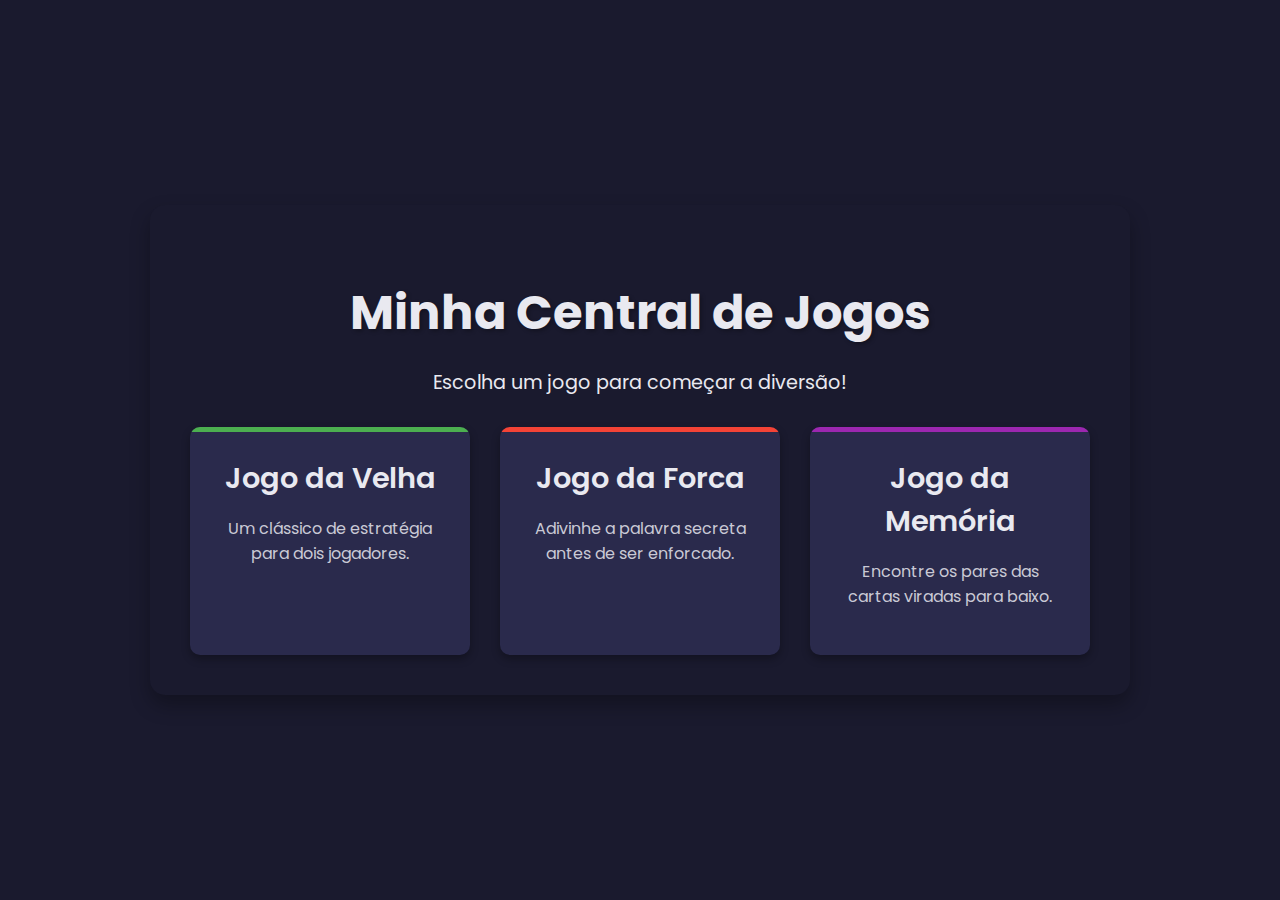
<file: index.html>
<!DOCTYPE html>
<html lang="pt-br">
<head>
    <meta charset="UTF-8">
    <meta name="viewport" content="width=device-width, initial-scale=1.0">
    <title>Minha Central de Jogos</title>
    <link rel="stylesheet" href="style.css">
    <link href="https://fonts.googleapis.com/css2?family=Poppins:wght@400;600;700&display=swap" rel="stylesheet">
</head>
<body>

    <div class="container">
        <header class="main-header">
            <h1>Minha Central de Jogos</h1>
            <p>Escolha um jogo para começar a diversão!</p>
        </header>

        <section class="game-list">
            <a href="jogo-da-velha.html" class="game-card game-velha">
                <h2 class="game-title">Jogo da Velha</h2>
                <p class="game-description">Um clássico de estratégia para dois jogadores.</p>
            </a>
            
            <a href="jogo-da-forca.html" class="game-card game-forca">
                <h2 class="game-title">Jogo da Forca</h2>
                <p class="game-description">Adivinhe a palavra secreta antes de ser enforcado.</p>
            </a>
            
            <a href="jogo-da-memoria.html" class="game-card game-memoria">
                <h2 class="game-title">Jogo da Memória</h2>
                <p class="game-description">Encontre os pares das cartas viradas para baixo.</p>
            </a>
        </section>
    </div>

</body>
</html>
</file>
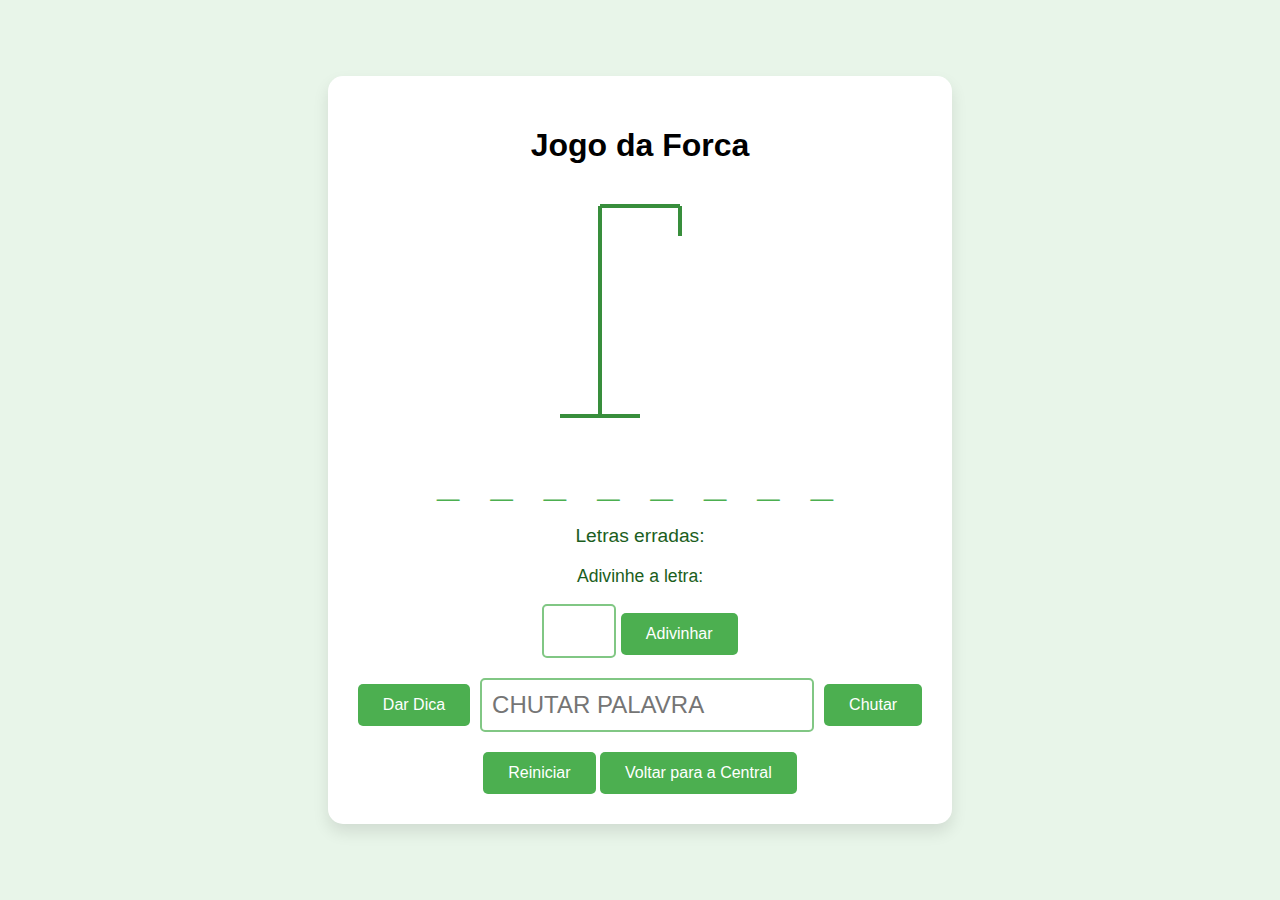
<file: jogo-da-forca.html>
<!DOCTYPE html>
<html lang="pt-br">
<head>
    <meta charset="UTF-8">
    <meta name="viewport" content="width=device-width, initial-scale=1.0">
    <title>Jogo da Forca</title>
    <link rel="stylesheet" href="jogo-da-forca.css">
</head>
<body>
    <div class="container">
        <h1>Jogo da Forca</h1>
        <div id="forca">
            <svg height="250" width="200" class="forca-svg">
                <line x1="60" y1="20" x2="140" y2="20" />
                <line x1="140" y1="20" x2="140" y2="50" />
                <line x1="60" y1="20" x2="60" y2="230" />
                <line x1="20" y1="230" x2="100" y2="230" />
            
                <circle id="cabeca" cx="140" cy="70" r="20" class="forca-parte"/>
                <line id="corpo" x1="140" y1="90" x2="140" y2="150" class="forca-parte"/>
                <line id="braco1" x1="140" y1="120" x2="120" y2="100" class="forca-parte"/>
                <line id="braco2" x1="140" y1="120" x2="160" y2="100" class="forca-parte"/>
                <line id="perna1" x1="140" y1="150" x2="120" y2="180" class="forca-parte"/>
                <line id="perna2" x1="140" y1="150" x2="160" y2="180" class="forca-parte"/>
            </svg>
        </div>

        <div id="palavra-container"></div>
        <div id="letras-erradas-container">
            <p>Letras erradas: <span id="letras-erradas"></span></p>
        </div>
        
        <p class="instrucao">Adivinhe a letra:</p>
        <input type="text" id="letra-input" maxlength="1" onkeypress="handleKeyPress(event)">
        <button onclick="adivinharLetra()">Adivinhar</button>
        
        <p id="mensagem"></p>
        
        <div class="opcoes-jogo">
            <button onclick="darDica()" id="dica-button">Dar Dica</button>
            <input type="text" id="chute-input" placeholder="Chutar palavra">
            <button onclick="chutarPalavra()">Chutar</button>
        </div>

        <button onclick="reiniciarJogo()">Reiniciar</button>
        <a href="index.html" class="back-button">Voltar para a Central</a>
    </div>
    <script src="jogo-da-forca.js"></script>
</body>
</html>
</file>
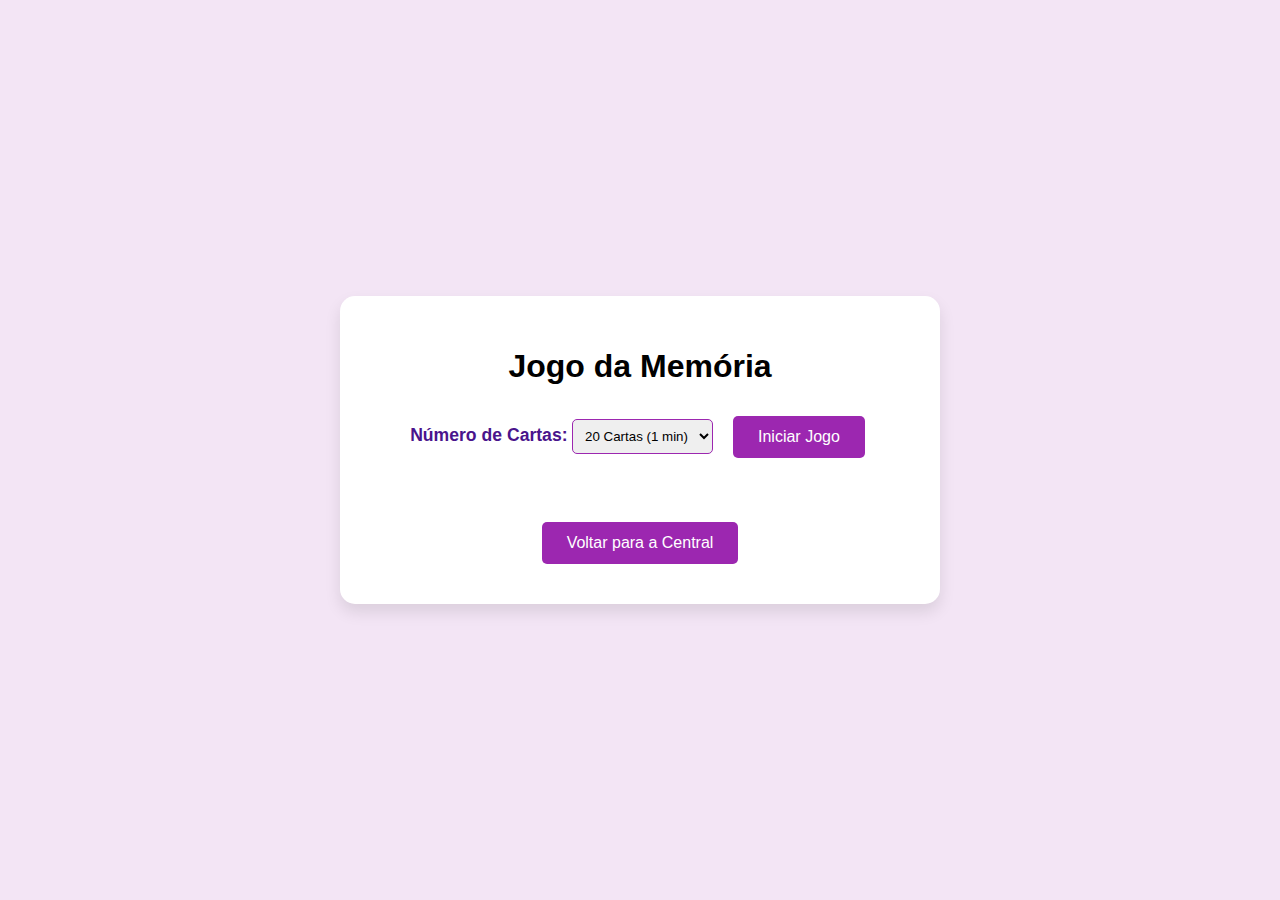
<file: jogo-da-memoria.html>
<!DOCTYPE html>
<html lang="pt-br">
<head>
    <meta charset="UTF-8">
    <meta name="viewport" content="width=device-width, initial-scale=1.0">
    <title>Jogo da Memória</title>
    <link rel="stylesheet" href="jogo-da-memoria.css">
</head>
<body>
    <div class="container">
        <h1>Jogo da Memória</h1>
        
        <div class="controles">
            <div class="dificuldade">
                <label for="num-cartas">Número de Cartas:</label>
                <select id="num-cartas">
                    <option value="20">20 Cartas (1 min)</option>
                    <option value="30">30 Cartas (3 min)</option>
                    <option value="40">40 Cartas (5 min)</option>
                </select>
            </div>
            <button id="iniciar-jogo">Iniciar Jogo</button>
        </div>
        
        <div class="informacoes-jogo" style="display: none;">
            <p>Tempo restante: <span id="timer"></span></p>
        </div>
        
        <div id="tabuleiro" class="tabuleiro-memoria"></div>
        <p id="mensagens"></p>
        
        <button id="reset-button" style="display: none;">Reiniciar</button>
        <a href="index.html" class="back-button">Voltar para a Central</a>
    </div>
    <script src="jogo-da-memoria.js"></script>
</body>
</html>
</file>
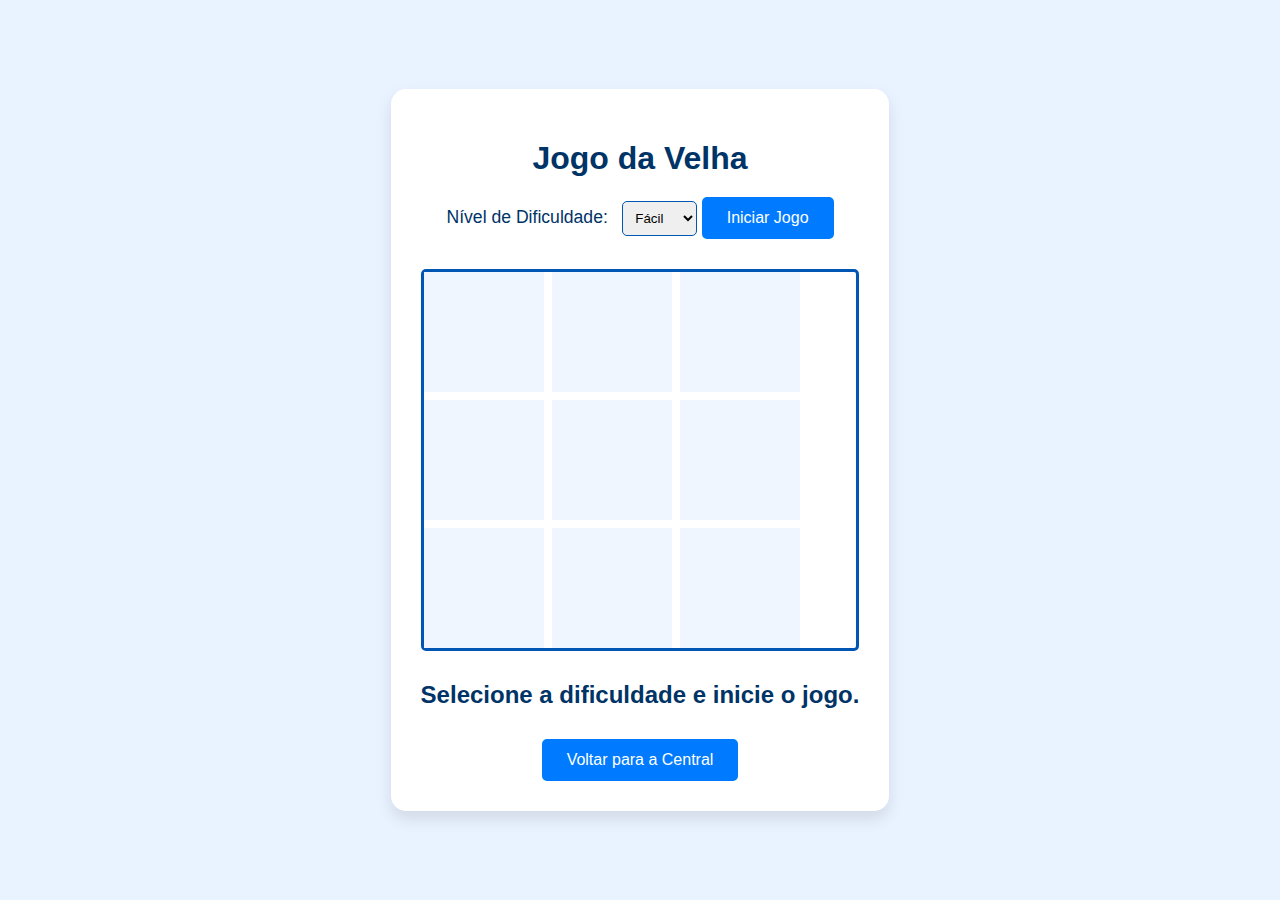
<file: jogo-da-velha.html>
<!DOCTYPE html>
<html lang="pt-br">
<head>
    <meta charset="UTF-8">
    <meta name="viewport" content="width=device-width, initial-scale=1.0">
    <title>Jogo da Velha - Contra o Bot</title>
    <link rel="stylesheet" href="jogo-da-velha.css">
</head>
<body>

    <div class="container">
        <h1>Jogo da Velha</h1>
        <div class="opcoes-jogo">
            <label for="dificuldade">Nível de Dificuldade:</label>
            <select id="dificuldade">
                <option value="facil">Fácil</option>
                <option value="medio">Médio</option>
                <option value="dificil">Difícil</option>
            </select>
            <button id="iniciar-jogo">Iniciar Jogo</button>
        </div>

        <div id="game-board" class="game-board">
            <div class="cell" data-index="0"></div>
            <div class="cell" data-index="1"></div>
            <div class="cell" data-index="2"></div>
            <div class="cell" data-index="3"></div>
            <div class="cell" data-index="4"></div>
            <div class="cell" data-index="5"></div>
            <div class="cell" data-index="6"></div>
            <div class="cell" data-index="7"></div>
            <div class="cell" data-index="8"></div>
        </div>
        <h2 id="status">Selecione a dificuldade e inicie o jogo.</h2>
        <button id="reset-button" style="display: none;">Reiniciar</button>
        <a href="index.html" class="back-button">Voltar para a Central</a>
    </div>

    <script src="jogo-da-velha.js"></script>
</body>
</html>
</file>
<file: style.css>
/*
  ==========================================
  Paleta de Cores e Configurações Globais
  ==========================================
*/
:root {
    --cor-fundo-principal: #1a1a2e; /* Azul marinho escuro */
    --cor-texto-claro: #e9e9f0; /* Cinza claro */
    --cor-fundo-cartao: #2a2a4c; /* Azul escuro */
    --cor-sombra: rgba(0, 0, 0, 0.3);
    
    /* Cores dos jogos */
    --cor-velha: #4caf50; /* Verde */
    --cor-forca: #f44336; /* Vermelho */
    --cor-memoria: #9c27b0; /* Roxo */
    
    --cor-hover: #4e4e9a; /* Roxo acinzentado */
}

body {
    font-family: 'Poppins', sans-serif;
    display: flex;
    justify-content: center;
    align-items: center;
    height: 100vh;
    margin: 0;
    background-color: var(--cor-fundo-principal);
    color: var(--cor-texto-claro);
    text-align: center;
}

.container {
    background-color: var(--cor-fundo-principal);
    padding: 40px;
    border-radius: 15px;
    max-width: 900px;
    width: 90%;
    box-shadow: 0 10px 20px var(--cor-sombra);
}

/*
  ==========================================
  Cabeçalho e Títulos
  ==========================================
*/
.main-header h1 {
    font-size: 3em;
    font-weight: 700;
    margin-bottom: 5px;
    text-shadow: 2px 2px 4px var(--cor-sombra);
}

.main-header p {
    font-size: 1.2em;
    font-weight: 400;
    margin-bottom: 30px;
}

/*
  ==========================================
  Lista de Jogos (Cards)
  ==========================================
*/
.game-list {
    display: flex;
    justify-content: center;
    gap: 30px;
    flex-wrap: wrap;
}

.game-card {
    text-decoration: none;
    color: var(--cor-texto-claro);
    background-color: var(--cor-fundo-cartao);
    border-radius: 10px;
    padding: 30px;
    width: 220px;
    transition: transform 0.3s ease, box-shadow 0.3s ease;
    box-shadow: 0 4px 8px var(--cor-sombra);
    text-align: center;
    position: relative;
    overflow: hidden;
}

.game-card:hover {
    transform: translateY(-10px);
    box-shadow: 0 12px 24px var(--cor-sombra);
    background-color: var(--cor-hover);
}

.game-card::before {
    content: '';
    position: absolute;
    top: 0;
    left: 0;
    width: 100%;
    height: 5px;
}

/* Cores específicas para cada card */
.game-velha::before {
    background-color: var(--cor-velha);
}

.game-forca::before {
    background-color: var(--cor-forca);
}

.game-memoria::before {
    background-color: var(--cor-memoria);
}

.game-title {
    font-size: 1.8em;
    font-weight: 600;
    margin-top: 0;
    margin-bottom: 10px;
}

.game-description {
    font-size: 1em;
    color: #c9c9d5;
}
</file>
<file: jogo-da-forca.css>
/*
  ==========================================
  Paleta de Cores e Configurações Globais
  ==========================================
*/
:root {
    --cor-fundo-geral: #e8f5e9;
    --cor-fundo-container: #ffffff;
    --cor-borda-forca: #388e3c;
    --cor-texto-principal: #1b5e20;
    --cor-texto-secundario: #4caf50;
    --cor-botoes: #4caf50;
    --cor-botoes-hover: #388e3c;
    --cor-botoes-texto: #ffffff;
    --cor-input-borda: #81c784;
    --cor-letras-erradas: #d32f2f;
}

body {
    font-family: 'Arial', sans-serif;
    display: flex;
    justify-content: center;
    align-items: center;
    height: 100vh;
    margin: 0;
    background-color: var(--cor-fundo-geral);
}

.container {
    text-align: center;
    background-color: var(--cor-fundo-container);
    padding: 30px;
    border-radius: 15px;
    box-shadow: 0 8px 16px rgba(0, 0, 0, 0.1);
    max-width: 600px;
}

/*
  ==========================================
  Forca (SVG)
  ==========================================
*/
#forca {
    margin-bottom: 20px;
}

.forca-svg {
    stroke: var(--cor-borda-forca);
    stroke-width: 4;
    fill: transparent;
}

.forca-parte {
    visibility: hidden;
}

/*
  ==========================================
  Tabuleiro e Mensagens
  ==========================================
*/
#palavra-container {
    font-size: 2.5em;
    letter-spacing: 10px;
    margin: 20px 0;
    font-weight: bold;
    color: var(--cor-texto-secundario);
}

#letras-erradas-container {
    margin-bottom: 15px;
    font-size: 1.2em;
    color: var(--cor-texto-principal);
}

#letras-erradas {
    color: var(--cor-letras-erradas);
    font-weight: bold;
}

#mensagem {
    font-size: 1.2em;
    margin: 15px 0;
    font-weight: bold;
    color: var(--cor-texto-principal);
}

/*
  ==========================================
  Controles e Inputs
  ==========================================
*/
.instrucao {
    font-size: 1.1em;
    color: var(--cor-texto-principal);
}

#letra-input, #chute-input {
    width: 60px;
    height: 40px;
    text-align: center;
    font-size: 1.5em;
    text-transform: uppercase;
    border: 2px solid var(--cor-input-borda);
    border-radius: 5px;
    padding: 5px;
}

#chute-input {
    width: auto;
    min-width: 150px;
    text-align: left;
    padding: 5px 10px;
}

.opcoes-jogo {
    margin: 20px 0;
    display: flex;
    justify-content: center;
    align-items: center;
    flex-wrap: wrap;
    gap: 10px;
}

button, .back-button {
    padding: 12px 25px;
    font-size: 1em;
    cursor: pointer;
    background-color: var(--cor-botoes);
    color: var(--cor-botoes-texto);
    border: none;
    border-radius: 5px;
    transition: background-color 0.3s ease;
    text-decoration: none;
    display: inline-block;
}

button:hover, .back-button:hover {
    background-color: var(--cor-botoes-hover);
}
</file>
<file: jogo-da-memoria.css>
/*
  ==========================================
  Paleta de Cores e Configurações Globais
  ==========================================
*/
:root {
    --cor-fundo-geral: #f3e5f5; /* Roxo claro */
    --cor-fundo-container: #ffffff; /* Branco */
    --cor-texto-principal: #4a148c; /* Roxo escuro */
    --cor-botoes: #9c27b0; /* Roxo vibrante */
    --cor-botoes-hover: #7b1fa2; /* Roxo escuro para hover */
    --cor-botoes-texto: #ffffff; /* Branco */
    --cor-carta-fundo: #e1bee7; /* Roxo pastel para o verso da carta */
    --cor-carta-borda: #8e24aa; /* Roxo médio */
    --cor-par-encontrado: #43a047; /* Verde para pares encontrados */

    /* Variáveis do Grid (definidas pelo JS) */
    --colunas-grid: 5; 
}

body {
    font-family: 'Arial', sans-serif;
    display: flex;
    justify-content: center;
    align-items: center;
    height: 100vh;
    margin: 0;
    background-color: var(--cor-fundo-geral);
}

.container {
    text-align: center;
    background-color: var(--cor-fundo-container);
    padding: 30px;
    border-radius: 15px;
    box-shadow: 0 8px 16px rgba(0, 0, 0, 0.1);
    max-width: 700px;
}

/*
  ==========================================
  Controles e Informações do Jogo
  ==========================================
*/
.controles {
    margin-bottom: 20px;
    display: flex;
    justify-content: center;
    align-items: center;
    gap: 15px;
    flex-wrap: wrap;
}

.dificuldade label, .informacoes-jogo {
    font-size: 1.1em;
    color: var(--cor-texto-principal);
    font-weight: bold;
}

#num-cartas {
    padding: 8px;
    border: 1px solid var(--cor-botoes);
    border-radius: 5px;
}

#mensagens {
    margin-top: 10px;
    font-size: 1.5em;
    font-weight: bold;
    color: var(--cor-texto-principal);
}

/*
  ==========================================
  Tabuleiro e Cartas
  ==========================================
*/
.tabuleiro-memoria {
    display: grid;
    /* Aqui o JavaScript define o número de colunas dinamicamente */
    grid-template-columns: repeat(var(--colunas-grid), 100px);
    gap: 10px;
    margin: 20px auto;
    justify-content: center;
}

.carta {
    width: 100px;
    height: 100px;
    background-color: var(--cor-carta-fundo);
    border: 2px solid var(--cor-carta-borda);
    border-radius: 8px;
    display: flex;
    justify-content: center;
    align-items: center;
    font-size: 2em;
    cursor: pointer;
    transition: transform 0.6s, background-color 0.3s;
    transform-style: preserve-3d;
    position: relative;
}

.carta-frente, .carta-verso {
    position: absolute;
    backface-visibility: hidden;
}

.carta-frente {
    transform: rotateY(180deg);
    font-weight: bold;
    color: var(--cor-texto-principal);
}

.carta.virada {
    transform: rotateY(180deg);
    background-color: var(--cor-carta-fundo);
}

.carta.par-encontrado {
    background-color: var(--cor-par-encontrado);
    cursor: default;
    transform: rotateY(180deg);
}

/*
  ==========================================
  Botões
  ==========================================
*/
button, .back-button {
    padding: 12px 25px;
    font-size: 1em;
    cursor: pointer;
    background-color: var(--cor-botoes);
    color: var(--cor-botoes-texto);
    border: none;
    border-radius: 5px;
    transition: background-color 0.3s ease;
    text-decoration: none;
    display: inline-block;
    margin: 10px 5px;
}

button:hover, .back-button:hover {
    background-color: var(--cor-botoes-hover);
}
</file>
<file: jogo-da-velha.css>
/*
  ==========================================
  Paleta de Cores e Configurações Globais
  ==========================================
*/
:root {
    --cor-fundo-geral: #e9f2ff;
    --cor-fundo-container: #ffffff;
    --cor-borda-jogo: #0056b3;
    --cor-celula: #f0f6ff;
    --cor-celula-hover: #d2e4ff;
    --cor-jogador-x: #007bff;
    --cor-jogador-o: #28a745; /* Mantive uma cor diferente para contraste */
    --cor-texto-principal: #003366;
    --cor-botoes: #007bff;
    --cor-botoes-hover: #0056b3;
    --cor-botoes-texto: #ffffff;
}

body {
    font-family: 'Arial', sans-serif;
    display: flex;
    justify-content: center;
    align-items: center;
    height: 100vh;
    margin: 0;
    background-color: var(--cor-fundo-geral);
}

.container {
    text-align: center;
    background-color: var(--cor-fundo-container);
    padding: 30px;
    border-radius: 15px;
    box-shadow: 0 8px 16px rgba(0, 0, 0, 0.1);
}

/*
  ==========================================
  Títulos e Mensagens
  ==========================================
*/
h1 {
    color: var(--cor-texto-principal);
    margin-bottom: 10px;
}

#status {
    margin-top: 20px;
    font-size: 1.5em;
    font-weight: bold;
    color: var(--cor-texto-principal);
}

/*
  ==========================================
  Tabuleiro do Jogo
  ==========================================
*/
.game-board {
    display: grid;
    grid-template-columns: repeat(3, 120px);
    grid-template-rows: repeat(3, 120px);
    gap: 8px;
    margin: 30px auto;
    border: 3px solid var(--cor-borda-jogo);
    border-radius: 5px;
}

.cell {
    width: 120px;
    height: 120px;
    background-color: var(--cor-celula);
    display: flex;
    justify-content: center;
    align-items: center;
    font-size: 4em;
    font-weight: bold;
    cursor: pointer;
    transition: background-color 0.3s ease;
}

.cell:hover {
    background-color: var(--cor-celula-hover);
}

.cell.x {
    color: var(--cor-jogador-x);
}

.cell.o {
    color: var(--cor-jogador-o);
}

/*
  ==========================================
  Controles e Botões
  ==========================================
*/
.opcoes-jogo {
    margin-bottom: 20px;
}

.opcoes-jogo label {
    font-size: 1.1em;
    color: var(--cor-texto-principal);
}

#dificuldade {
    padding: 8px;
    margin-left: 10px;
    border: 1px solid var(--cor-borda-jogo);
    border-radius: 5px;
}

button, .back-button {
    padding: 12px 25px;
    font-size: 1em;
    cursor: pointer;
    background-color: var(--cor-botoes);
    color: var(--cor-botoes-texto);
    border: none;
    border-radius: 5px;
    transition: background-color 0.3s ease;
    text-decoration: none;
    display: inline-block;
    margin-top: 10px;
}

button:hover, .back-button:hover {
    background-color: var(--cor-botoes-hover);
}
</file>
